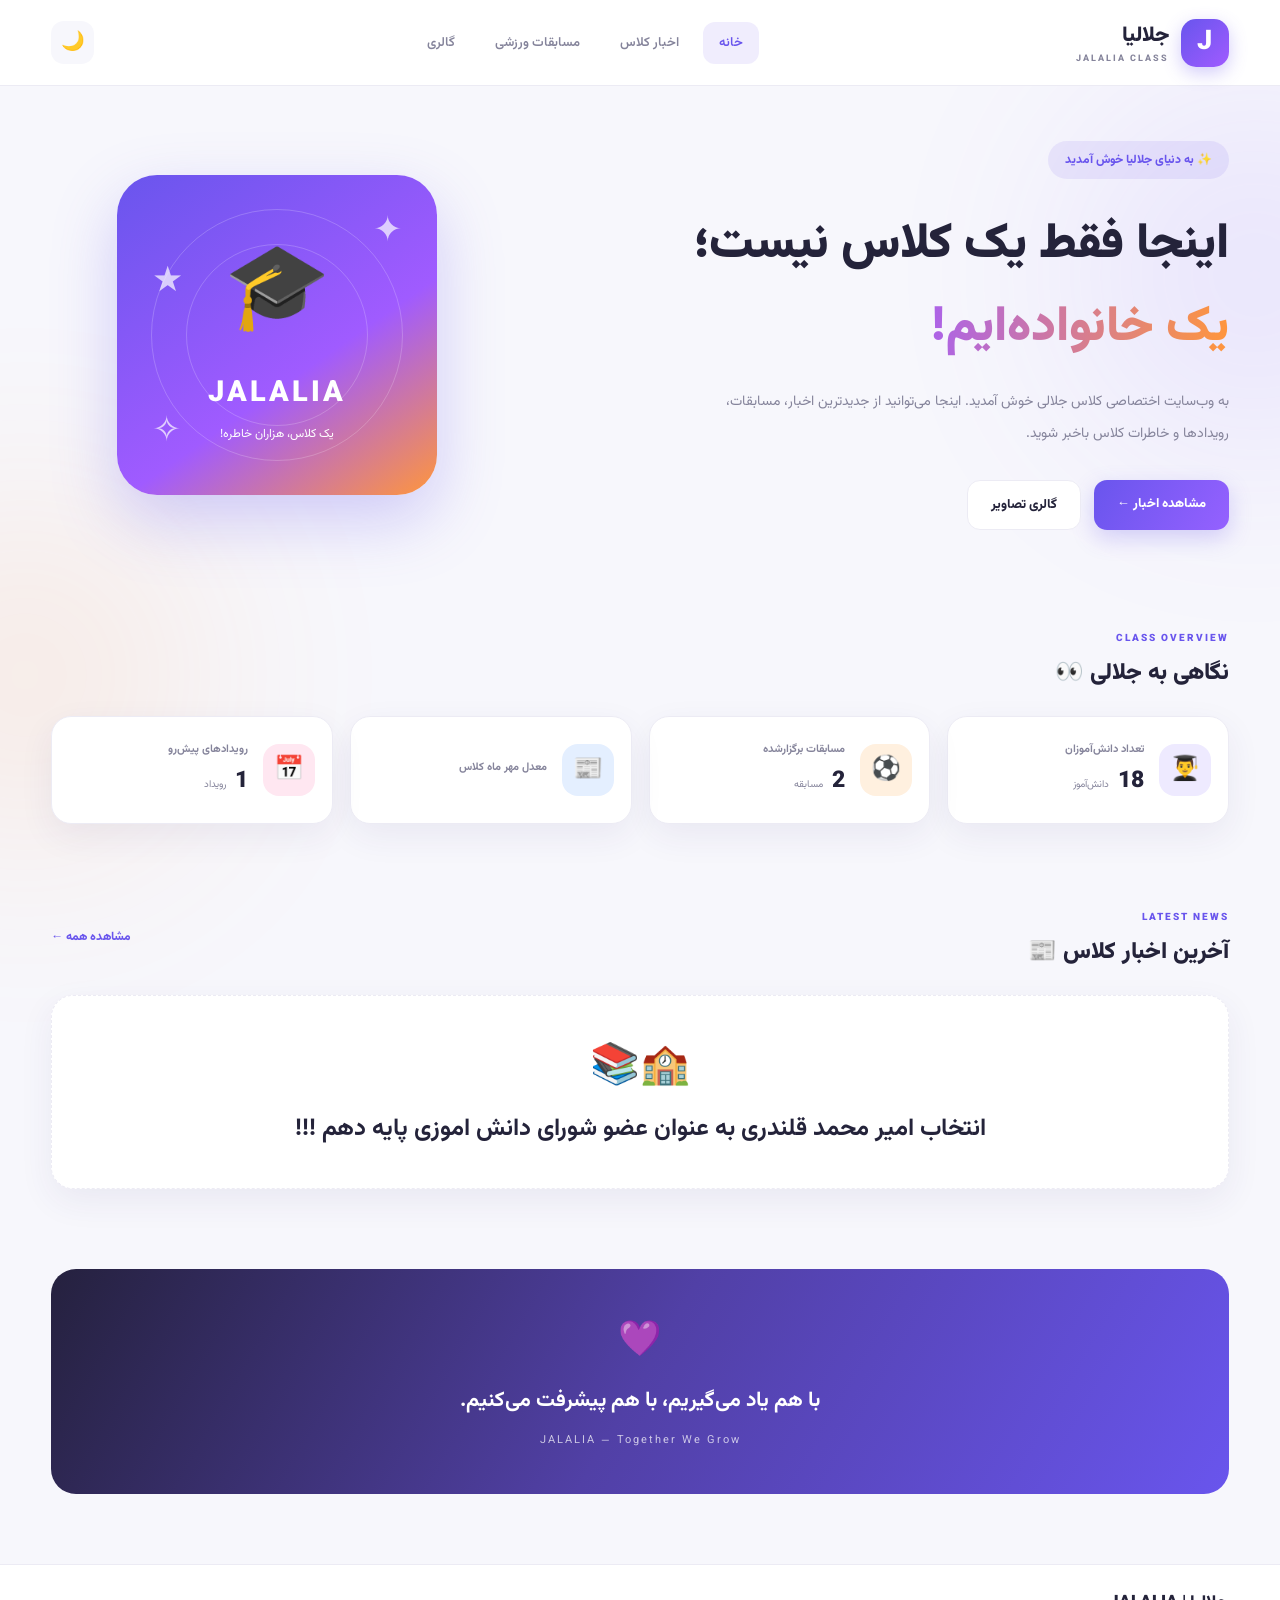
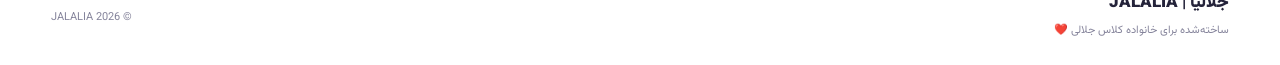
<file: index.html>
<!DOCTYPE html>
<html lang="fa" dir="rtl">
<head>
    <meta charset="UTF-8">
    <meta name="viewport" content="width=device-width, initial-scale=1.0">
    <meta name="theme-color" content="#6754ef">
    <title>جلالیا | خانه</title>

    <link rel="stylesheet" href="style.css">
    <link rel="preconnect" href="https://fonts.googleapis.com">
    <link rel="preconnect" href="https://fonts.gstatic.com" crossorigin>
    <link href="https://fonts.googleapis.com/css2?family=Vazirmatn:wght@400;500;600;700;800;900&display=swap" rel="stylesheet">
</head>

<body>

<div class="background-shape shape-one"></div>
<div class="background-shape shape-two"></div>

<header class="header">
    <div class="container nav-container">

        <a href="index.html" class="brand">
            <div class="brand-icon">J</div>
            <div>
                <h1>جلالیا</h1>
                <span>JALALIA CLASS</span>
            </div>
        </a>

        <nav class="nav-links" id="navLinks">
            <a href="index.html" class="active">خانه</a>
            <a href="news.html">اخبار کلاس</a>
            <a href="sports.html">مسابقات ورزشی</a>
            <a href="gallery.html">گالری</a>
        </nav>

        <div class="nav-actions">
            <button class="theme-btn" id="themeToggle" aria-label="تغییر تم">🌙</button>
            <button class="menu-btn" id="menuToggle" aria-label="باز کردن منو">☰</button>
        </div>

    </div>
</header>

<main>

    <section class="hero container">

        <div class="hero-content">
            <div class="welcome-label">
                ✨ به دنیای جلالیا خوش آمدید
            </div>

            <h2>
                اینجا فقط یک کلاس نیست؛
                <span>یک خانواده‌ایم!</span>
            </h2>

            <p>
                به وب‌سایت اختصاصی کلاس جلالی خوش آمدید.
                اینجا می‌توانید از جدیدترین اخبار، مسابقات،
                رویدادها و خاطرات کلاس باخبر شوید.
            </p>

            <div class="hero-buttons">
                <a href="news.html" class="btn btn-primary">
                    مشاهده اخبار ←
                </a>

                <a href="gallery.html" class="btn btn-secondary">
                    گالری تصاویر
                </a>
            </div>
        </div>

        <div class="hero-visual">
            <div class="visual-card">
                <div class="visual-emoji">🎓</div>
                <h3>JALALIA</h3>
                <p>یک کلاس، هزاران خاطره!</p>

                <div class="visual-decoration decoration-one">✦</div>
                <div class="visual-decoration decoration-two">✧</div>
                <div class="visual-decoration decoration-three">★</div>
            </div>
        </div>

    </section>


    <section class="container stats-section">

        <div class="section-heading">
            <div>
                <span class="section-tag">CLASS OVERVIEW</span>
                <h2>نگاهی به جلالی 👀</h2>
            </div>
        </div>

        <div class="stats-grid">

            <div class="stat-card stat-purple">
                <div class="stat-icon">👨‍🎓</div>
                <div class="stat-info">
                    <h3>تعداد دانش‌آموزان</h3>
                    <strong>18</strong>
                    <span>دانش‌آموز</span>
                </div>
            </div>

            <div class="stat-card stat-orange">
                <div class="stat-icon">⚽</div>
                <div class="stat-info">
                    <h3>مسابقات برگزارشده</h3>
                    <strong>2</strong>
                    <span>مسابقه</span>
                </div>
            </div>

            <div class="stat-card stat-blue">
                <div class="stat-icon">📰</div>
                <div class="stat-info">
                    <h3>معدل مهر ماه کلاس</h3>
                    <strong></strong>
                </div>
            </div>

            <div class="stat-card stat-pink">
                <div class="stat-icon">📅</div>
                <div class="stat-info">
                    <h3>رویدادهای پیش‌رو</h3>
                    <strong>1</strong>
                    <span>رویداد</span>
                </div>
            </div>

        </div>

    </section>


    <section class="container news-preview">

        <div class="section-heading">
            <div>
                <span class="section-tag">LATEST NEWS</span>
                <h2>آخرین اخبار کلاس 📰</h2>
            </div>

            <a href="news.html" class="more-link">مشاهده همه ←</a>
        </div>

        <div class="empty-card">
            <div>🏫📚</div>
            <h2>انتخاب امیر محمد قلندری به عنوان عضو شورای دانش اموزی پایه دهم !!!</h2>
        </div>

    </section>


   

    <section class="container quote-section">
        <div class="quote-box">
            <span>💜</span>
            <h2>با هم یاد می‌گیریم، با هم پیشرفت می‌کنیم.</h2>
            <p>JALALIA — Together We Grow</p>
        </div>
    </section>

</main>


<footer class="footer">
    <div class="container footer-content">
        <div>
            <h2>جلالیا | JALALIA</h2>
            <p>ساخته‌شده برای خانواده کلاس جلالی ❤️</p>
        </div>

        <span>© 2026 JALALIA</span>
    </div>
</footer>


<script src="app.js"></script>

</body>
</html>
</file>
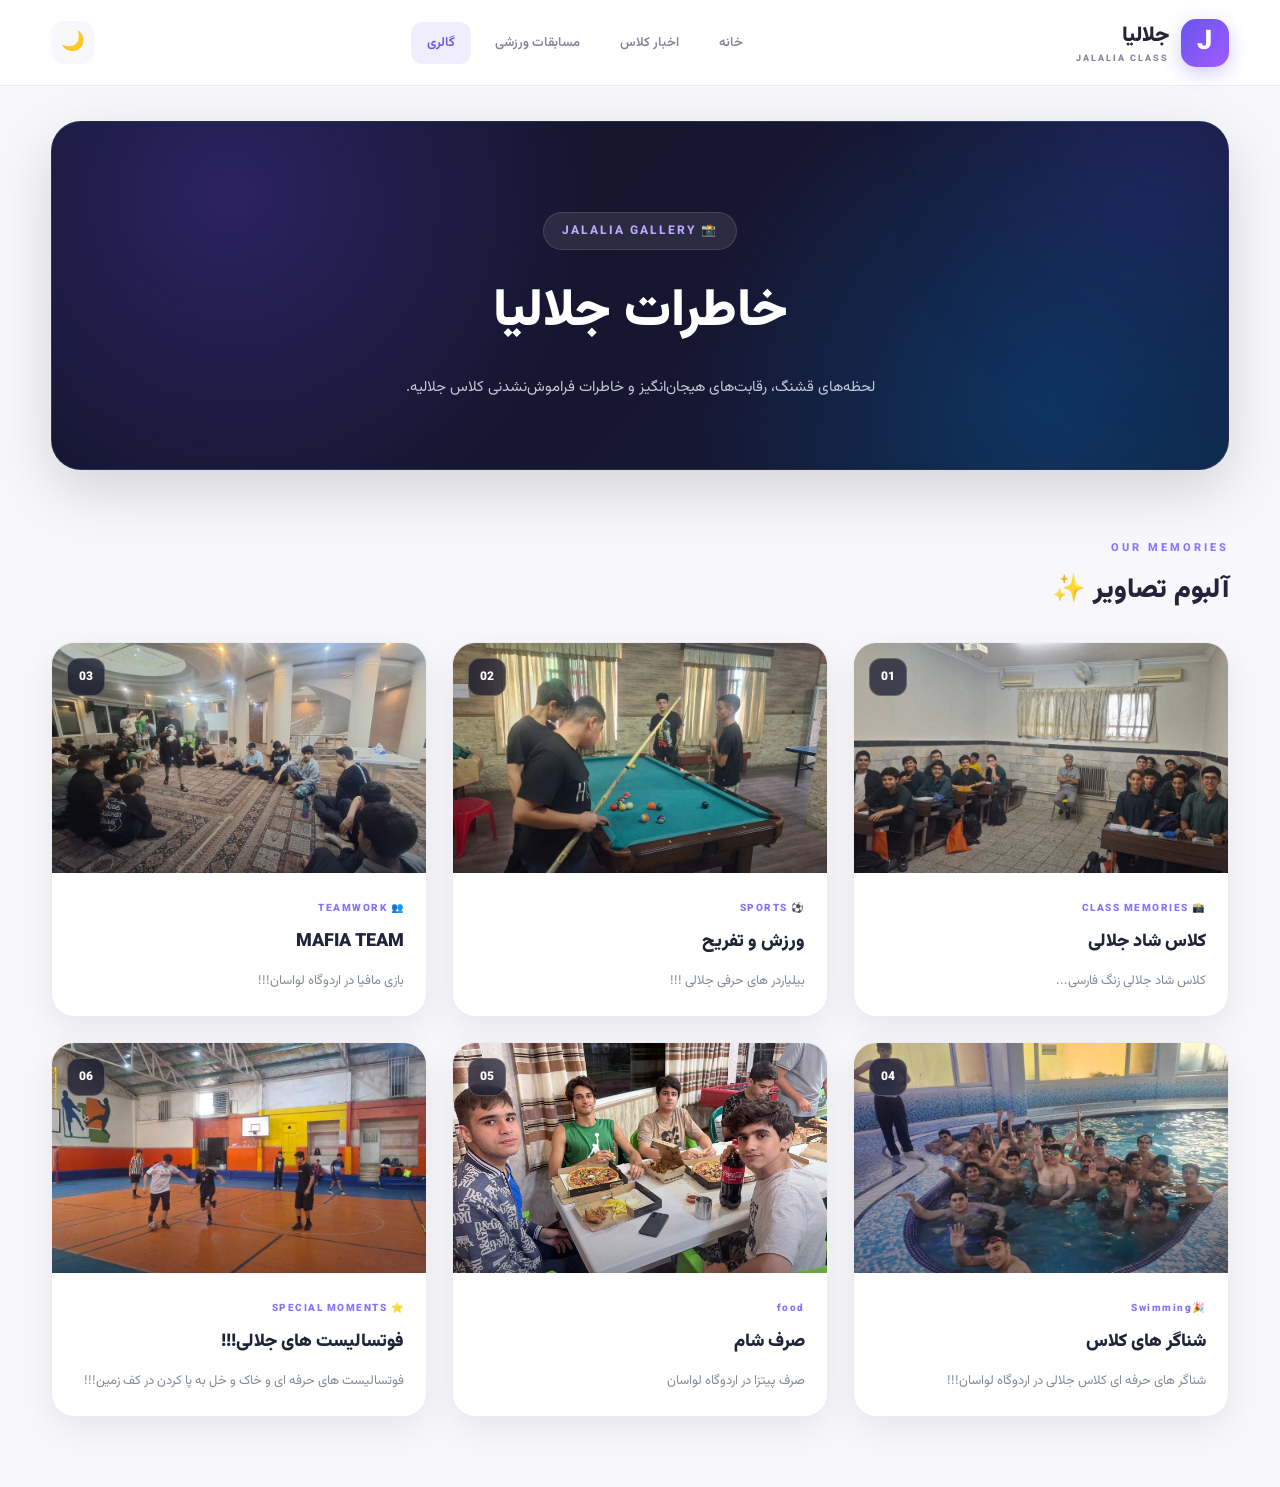
<file: gallery.html>
<!DOCTYPE html>
<html lang="fa" dir="rtl">

<head>
    <meta charset="UTF-8">
    <meta name="viewport" content="width=device-width, initial-scale=1.0">

    <title>گالری تصاویر | جلالیا</title>

    <link rel="stylesheet" href="style.css">

    <link href="https://fonts.googleapis.com/css2?family=Vazirmatn:wght@400;500;600;700;800;900&display=swap" rel="stylesheet">
</head>

<body>

<header class="header">
    <div class="container nav-container">

        <a href="index.html" class="brand">
            <div class="brand-icon">J</div>
            <div>
                <h1>جلالیا</h1>
                <span>JALALIA CLASS</span>
            </div>
        </a>

        <nav class="nav-links" id="navLinks">
            <a href="index.html">خانه</a>
            <a href="news.html">اخبار کلاس</a>
            <a href="sports.html">مسابقات ورزشی</a>
          
            <a href="gallery.html" class="active">گالری</a>
        </nav>

        <div class="nav-actions">
            <button class="theme-btn" id="themeToggle">🌙</button>
            <button class="menu-btn" id="menuToggle">☰</button>
        </div>

    </div>
</header>


<main>

    <section class="container gallery-hero">

        <div class="welcome-label">📸 JALALIA GALLERY</div>

        <h1>خاطرات جلالیا</h1>

        <p>
            لحظه‌های قشنگ، رقابت‌های هیجان‌انگیز و خاطرات
            فراموش‌نشدنی کلاس جلالیه.
        </p>

    </section>


    <section class="container gallery-section">

        <div class="section-heading">
            <div>
                <span class="section-tag">OUR MEMORIES</span>
                <h2>آلبوم تصاویر ✨</h2>
            </div>
        </div>


        <div class="gallery-grid">

    <!-- عکس شماره 1 -->
    <div class="gallery-item">
        <div class="gallery-image">
            <img src="img3.png" alt="عکس اول">
            <span class="gallery-number">01</span>
        </div>
        <div class="gallery-info">
            <span class="gallery-category">📸 CLASS MEMORIES</span>
            <h3>کلاس شاد جلالی</h3>
            <p>کلاس شاد جلالی زنگ فارسی...</p>      
  </div>
    </div>

    <!-- عکس شماره 2 -->
    <div class="gallery-item">
        <div class="gallery-image">
            <img src="img2.png" alt="عکس دوم">
            <span class="gallery-number">02</span>
        </div>
        <div class="gallery-info">
            <span class="gallery-category">⚽ SPORTS</span>
            <h3>ورزش و تفریح</h3>
            <p>بیلیاردر های حرفی جلالی !!!</p>
        </div>
    </div>

    <!-- عکس شماره 3 -->
    <div class="gallery-item">
        <div class="gallery-image">
            <img src="img6.png" alt="عکس سوم">
            <span class="gallery-number">03</span>
        </div>
        <div class="gallery-info">
            <span class="gallery-category">👥 TEAMWORK</span>
            <h3>MAFIA TEAM</h3>
            <p>بازی مافیا در اردوگاه لواسان!!!</p>
        </div>
    </div>

    <!-- عکس شماره 4 -->
    <div class="gallery-item">
        <div class="gallery-image">
            <img src="img5.png" alt="عکس چهارم">
            <span class="gallery-number">04</span>
        </div>
        <div class="gallery-info">
            <span class="gallery-category">🎉Swimming</span>
            <h3>شناگر های کلاس</h3>
<p>شناگر های حرفه ای کلاس جلالی در اردوگاه لواسان!!!</p>       
 </div>
    </div>

    <!-- عکس شماره 5 -->
    <div class="gallery-item">
        <div class="gallery-image">
            <img src="img4.png" alt="عکس پنجم">
            <span class="gallery-number">05</span>
        </div>
        <div class="gallery-info">
            <span class="gallery-category">food</span>
            <h3>صرف شام </h3>
            <p>صرف پیتزا در اردوگاه لواسان</p>
        </div>
    </div>

    <!-- عکس شماره 6 -->
    <div class="gallery-item">
        <div class="gallery-image">
            <img src="img1.png" alt="عکس ششم">
            <span class="gallery-number">06</span>
        </div>
        <div class="gallery-info">
            <span class="gallery-category">⭐ SPECIAL MOMENTS</span>
            <h3>فوتسالیست های جلالی!!!</h3>
            <p>فوتسالیست های حرفه ای و خاک و خل به پا کردن در کف زمین!!!</p>
        </div>
    </div>
<script src="app.js"></script>
</div>
</file>
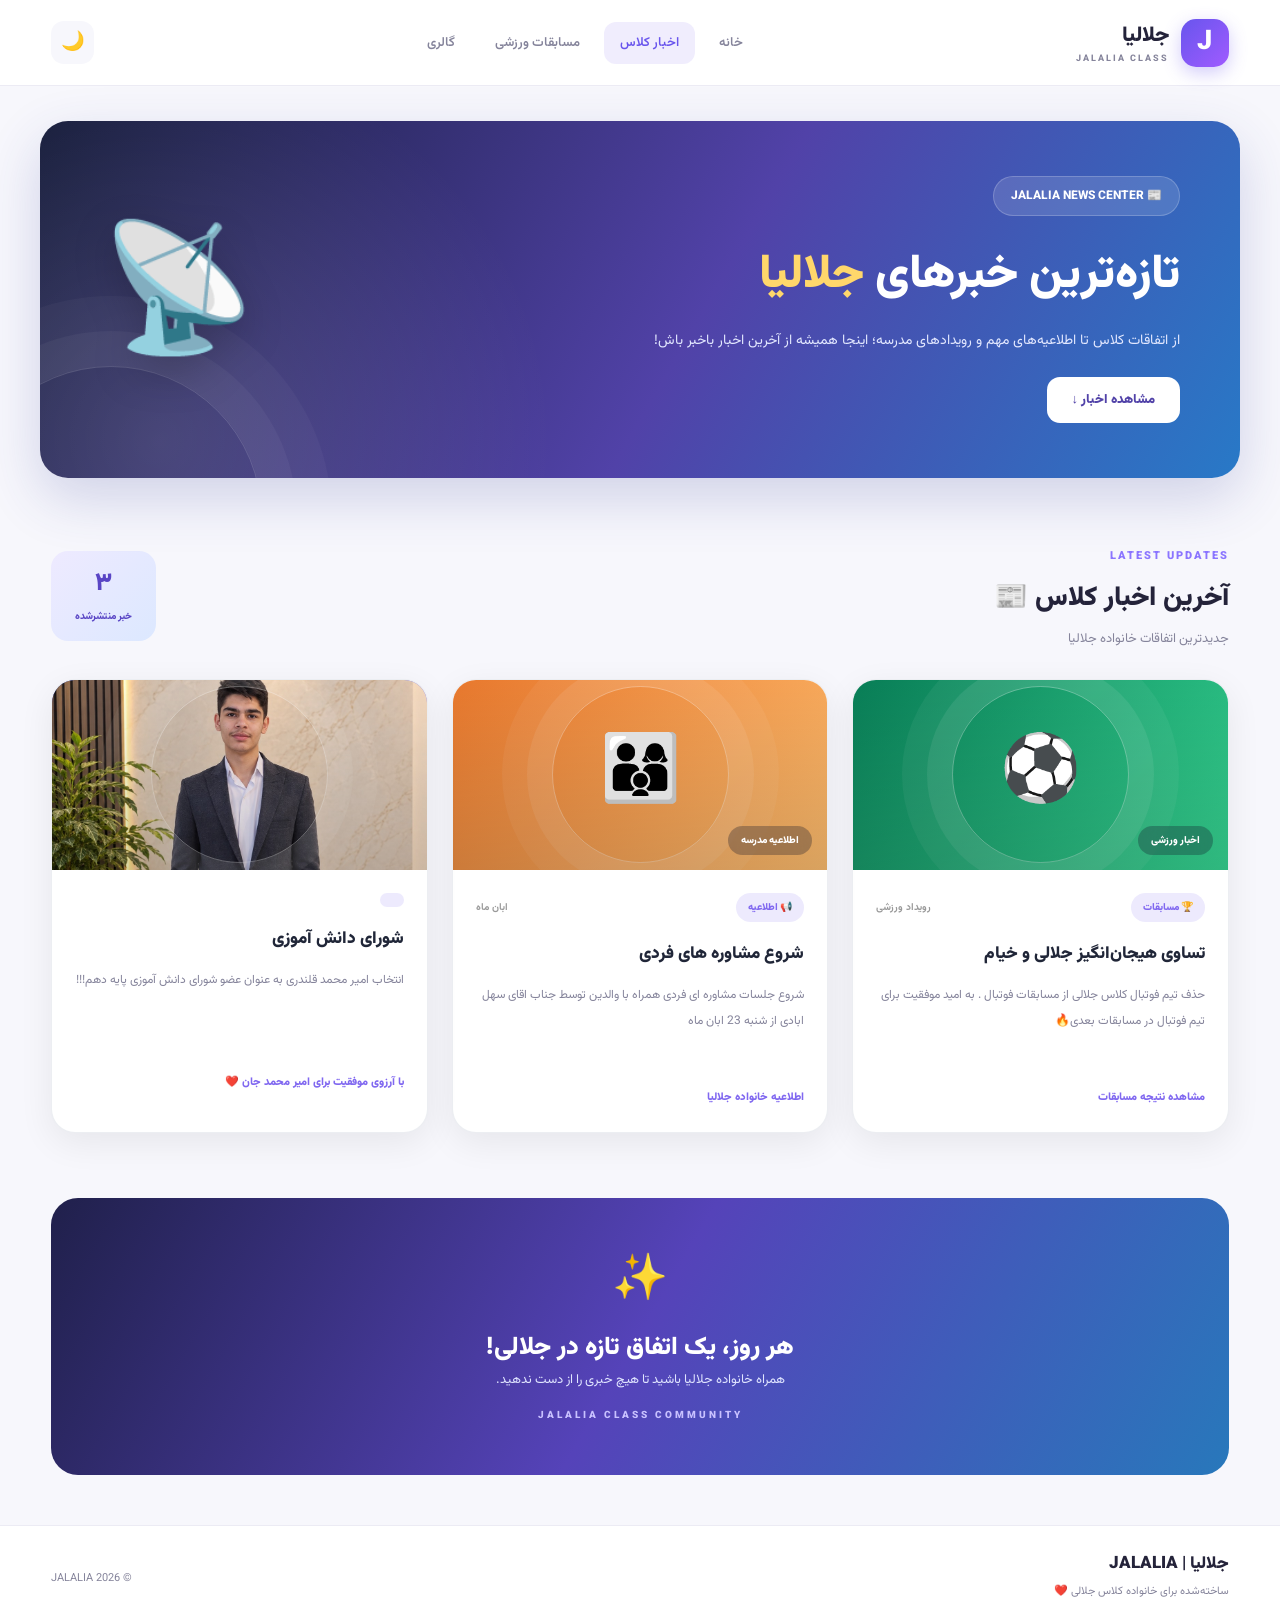
<file: news.html>
<!DOCTYPE html>
<html lang="fa" dir="rtl">

<head>
    <meta charset="UTF-8">
    <meta name="viewport" content="width=device-width, initial-scale=1.0">
    <meta name="theme-color" content="#6955ed">

    <title>اخبار کلاس | جلالیا</title>

    <link rel="stylesheet" href="style.css">

    <link rel="preconnect" href="https://fonts.googleapis.com">
    <link rel="preconnect" href="https://fonts.gstatic.com" crossorigin>
    <link href="https://fonts.googleapis.com/css2?family=Vazirmatn:wght@400;500;600;700;800;900&display=swap" rel="stylesheet">
</head>

<body>

<header class="header">
    <div class="container nav-container">

        <a href="index.html" class="brand">
            <div class="brand-icon">J</div>
            <div>
                <h1>جلالیا</h1>
                <span>JALALIA CLASS</span>
            </div>
        </a>

        <nav class="nav-links" id="navLinks">
            <a href="index.html">خانه</a>
            <a href="news.html" class="active">اخبار کلاس</a>
            <a href="sports.html">مسابقات ورزشی</a>
           
            <a href="gallery.html">گالری</a>
        </nav>

        <div class="nav-actions">
            <button class="theme-btn" id="themeToggle">🌙</button>
            <button class="menu-btn" id="menuToggle">☰</button>
        </div>

    </div>
</header>


<main>

    <!-- NEWS HERO -->

    <section class="container news-hero">

        <div class="news-hero-content">

            <span class="news-hero-label">📰 JALALIA NEWS CENTER</span>

            <h1>
                تازه‌ترین خبرهای
                <span>جلالیا</span>
            </h1>

            <p>
                از اتفاقات کلاس تا اطلاعیه‌های مهم و رویدادهای مدرسه؛
                اینجا همیشه از آخرین اخبار باخبر باش!
            </p>

            <a href="#latest-news" class="news-hero-btn">
                مشاهده اخبار ↓
            </a>

        </div>

        <div class="news-hero-icon">📡</div>

    </section>


    <!-- NEWS SECTION -->

    <section class="container news-main-section" id="latest-news">

        <div class="news-section-heading">

            <div>
                <span>LATEST UPDATES</span>
                <h2>آخرین اخبار کلاس 📰</h2>
                <p>جدیدترین اتفاقات خانواده جلالیا</p>
            </div>

            <div class="news-count">
                <strong>۳</strong>
                <span>خبر منتشرشده</span>
            </div>

        </div>


        <div class="news-grid">

            <!-- NEWS 1 -->

            <article class="news-card">

                <div class="news-image news-match-image">
                    <div class="news-image-icon">⚽</div>
                    <span class="news-image-label">اخبار ورزشی</span>
                </div>

                <div class="news-card-content">

                    <div class="news-meta">
                        <span class="news-category">🏆 مسابقات</span>
                        <span class="news-date">رویداد ورزشی</span>
                    </div>

                    <h3>تساوی هیجان‌انگیز جلالی و خیام</h3>

                    <p>
                    حذف تیم فوتبال کلاس جلالی از مسابقات فوتبال . به امید موفقیت برای تیم فوتبال در مسابقات بعدی🔥
                    </p>

                    <a href="sports.html" class="news-read-more">
         مشاهده نتیجه مسابقات
                    </a>

                </div>

            </article>


            <!-- NEWS 2 -->

            <article class="news-card">

                <div class="news-image news-parent-image">
                    <div class="news-image-icon">👨‍👩‍👦</div>
                    <span class="news-image-label">اطلاعیه مدرسه</span>
                </div>

                <div class="news-card-content">

                    <div class="news-meta">
                        <span class="news-category">📢 اطلاعیه</span>
                        <span class="news-date">ابان ماه</span>
                    </div>

<h3>شروع مشاوره های فردی</h3>
                    <p>
                     شروع جلسات مشاوره ای فردی همراه با والدین توسط جناب اقای سهل ابادی از شنبه 23 ابان ماه
                    </p>

                    <span class="news-read-more">
                        اطلاعیه خانواده جلالیا
                    </span>

                </div>

            </article>


            <!-- NEWS 3 -->
<article class="news-card">

    <!-- عکس بالای کارت -->
    <div class="news-image news-exam-image">
        <img src="imgg.png" alt="شورای دانش آموزی">
    </div>

    <!-- متن زیر عکس -->
    <div class="news-card-content">

        <div class="news-meta">
            <span class="news-category"></span>
            <span class="news-date"></span>
        </div>

        <h3>شورای دانش آموزی</h3>

        <p>
            انتخاب امیر محمد قلندری به عنوان عضو شورای دانش آموزی پایه دهم!!!
        </p>

        <span class="news-read-more">
            با آرزوی موفقیت برای امیر محمد جان ❤️
        </span>

    </div>

</article>

            </article>

        </div>

    </section>


    <!-- NEWS FOOTER BANNER -->

    <section class="container news-main-section">

        <div class="news-bottom-banner">

            <div class="news-bottom-icon">✨</div>

            <h2>هر روز، یک اتفاق تازه در جلالی!</h2>

            <p>
                همراه خانواده جلالیا باشید تا هیچ خبری را از دست ندهید.
            </p>

            <span>JALALIA CLASS COMMUNITY</span>

        </div>

    </section>

</main>


<footer class="footer">

    <div class="container footer-content">

        <div>
            <h2>جلالیا | JALALIA</h2>
            <p>ساخته‌شده برای خانواده کلاس جلالی ❤️</p>
        </div>

        <span>© <span class="current-year">2026</span> JALALIA</span>

    </div>

</footer>


<script src="app.js"></script>

</body>
</html>
</file>
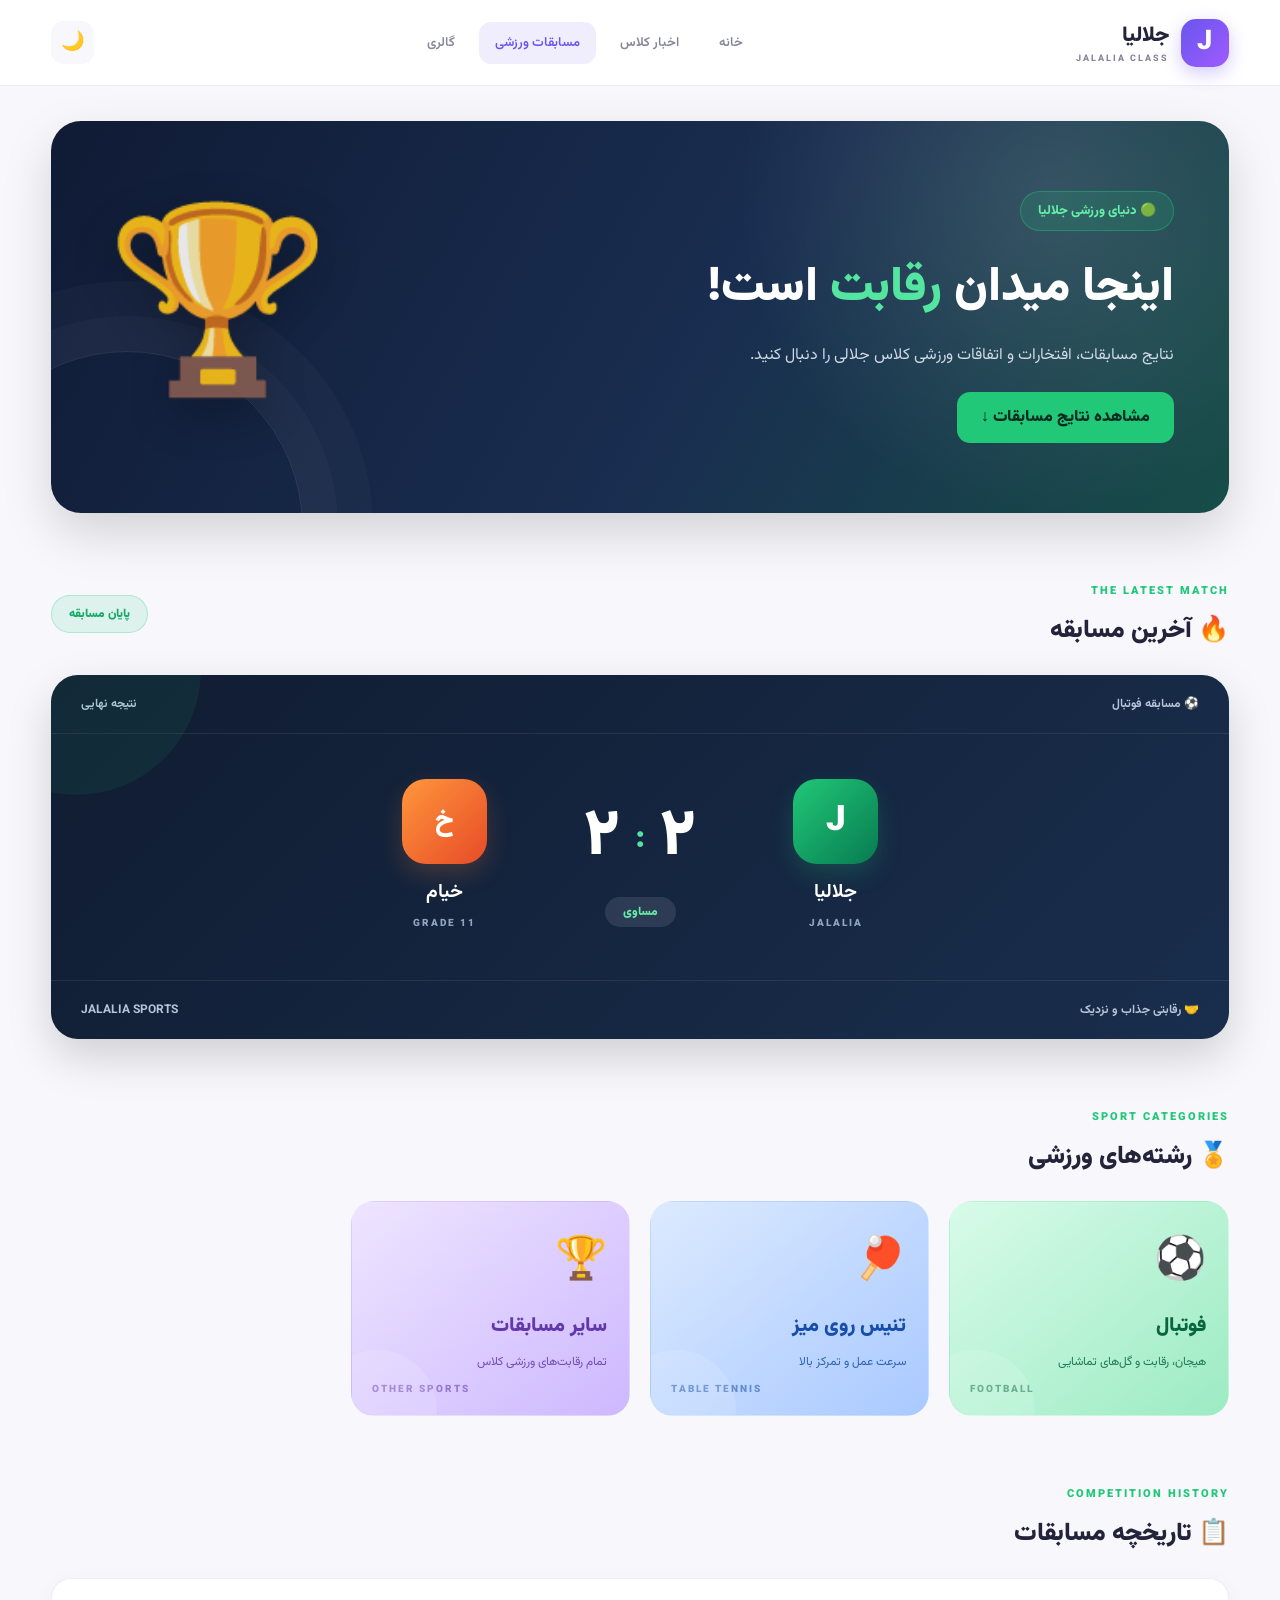
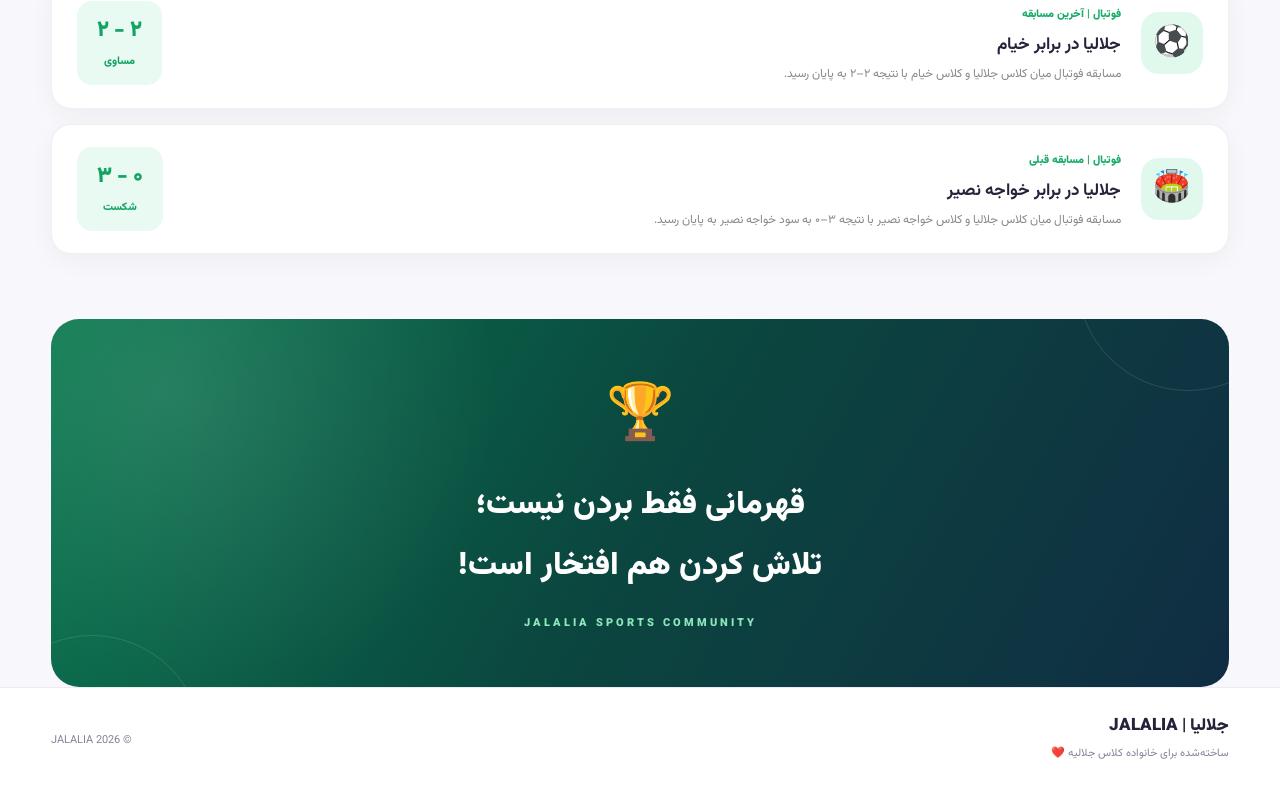
<file: sports.html>
<!DOCTYPE html>
<html lang="fa" dir="rtl">
<head>
    <meta charset="UTF-8">
    <meta name="viewport" content="width=device-width, initial-scale=1.0">

    <title>دنیای ورزش | جلالیا</title>

    <link rel="stylesheet" href="style.css">

    <link rel="preconnect" href="https://fonts.googleapis.com">
    <link rel="preconnect" href="https://fonts.gstatic.com" crossorigin>
    <link href="https://fonts.googleapis.com/css2?family=Vazirmatn:wght@400;500;600;700;800;900&display=swap" rel="stylesheet">
</head>

<body class="sports-page">

<header class="header">
    <div class="container nav-container">

        <a href="index.html" class="brand">
            <div class="brand-icon">J</div>
            <div>
                <h1>جلالیا</h1>
                <span>JALALIA CLASS</span>
            </div>
        </a>

        <nav class="nav-links" id="navLinks">
            <a href="index.html">خانه</a>
            <a href="news.html">اخبار کلاس</a>
            <a href="sports.html" class="active">مسابقات ورزشی</a>
           
            <a href="gallery.html">گالری</a>
        </nav>

        <div class="nav-actions">
            <button class="theme-btn" id="themeToggle">🌙</button>
            <button class="menu-btn" id="menuToggle">☰</button>
        </div>

    </div>
</header>


<main>

    <!-- HERO -->

    <section class="container sports-hero-new">

        <div class="sports-hero-content">

            <span class="sports-live-label">
                🟢 دنیای ورزشی جلالیا
            </span>

            <h1>
                اینجا میدان <span>رقابت</span> است!
            </h1>

            <p>
                نتایج مسابقات، افتخارات و اتفاقات ورزشی
                کلاس جلالی را دنبال کنید.
            </p>

            <a href="#latest-match" class="sports-hero-btn">
                مشاهده نتایج مسابقات ↓
            </a>

        </div>

        <div class="sports-hero-decoration">🏆</div>

    </section>


    <!-- LAST MATCH -->

    <section class="container sports-section-new" id="latest-match">

        <div class="sports-section-title">
            <div>
                <span>THE LATEST MATCH</span>
                <h2>🔥 آخرین مسابقه</h2>
            </div>

            <div class="match-finished">
                پایان مسابقه
            </div>
        </div>

        <div class="main-score-card">

            <div class="score-top">
                <span>⚽ مسابقه فوتبال</span>
                <span>نتیجه نهایی</span>
            </div>

            <div class="score-content">

                <div class="team">
                    <div class="team-logo">J</div>
                    <h3>جلالیا</h3>
                    <span>JALALIA</span>
                </div>

                <div class="score-center">
                    <div class="score-numbers">
                        <span>۲</span>
                        <b>:</b>
                        <span>۲</span>
                    </div>

                    <div class="draw-label">مساوی</div>
                </div>

                <div class="team">
                    <div class="team-logo opponent">خ</div>
                    <h3>خیام</h3>
                    <span>GRADE 11</span>
                </div>

            </div>

            <div class="score-footer">
                <span>🤝 رقابتی جذاب و نزدیک</span>
                <span>JALALIA SPORTS</span>
            </div>

        </div>

    </section>


    <!-- SPORTS CATEGORIES -->

    <section class="container sports-section-new">

        <div class="sports-section-title">
            <div>
                <span>SPORT CATEGORIES</span>
                <h2>🏅 رشته‌های ورزشی</h2>
            </div>
        </div>

        <div class="sport-grid-new">

            <div class="sport-box football-box">
                <div class="sport-box-icon">⚽</div>
                <h3>فوتبال</h3>
                <p>هیجان، رقابت و گل‌های تماشایی</p>
                <span>FOOTBALL</span>
            </div>

            <div class="sport-box table-box">
                <div class="sport-box-icon">🏓</div>
                <h3>تنیس روی میز</h3>
                <p>سرعت عمل و تمرکز بالا</p>
                <span>TABLE TENNIS</span>
            </div>

            <div class="sport-box other-box">
                <div class="sport-box-icon">🏆</div>
                <h3>سایر مسابقات</h3>
                <p>تمام رقابت‌های ورزشی کلاس</p>
                <span>OTHER SPORTS</span>
            </div>

        </div>

    </section>


    <!-- COMPETITION HISTORY -->

    <section class="container sports-section-new">

        <div class="sports-section-title">
            <div>
                <span>COMPETITION HISTORY</span>
                <h2>📋 تاریخچه مسابقات</h2>
            </div>
        </div>


        <!-- MATCH 1 -->

        <div class="sports-activity-card">

            <div class="activity-icon">⚽</div>

            <div class="activity-info">
                <span class="activity-category">فوتبال | آخرین مسابقه</span>
                <h3>جلالیا در برابر خیام</h3>
                <p>
                    مسابقه فوتبال میان کلاس جلالیا و کلاس خیام
                    با نتیجه ۲–۲ به پایان رسید.
                </p>
            </div>

            <div class="activity-result">
                <strong>۲ - ۲</strong>
                <span>مساوی</span>
            </div>

        </div>


        <!-- MATCH 2 -->

        <div class="sports-activity-card">

            <div class="activity-icon">🏟️</div>

            <div class="activity-info">
                <span class="activity-category">فوتبال | مسابقه قبلی</span>
                <h3>جلالیا در برابر خواجه نصیر</h3>
                <p>
                    مسابقه فوتبال میان کلاس جلالیا و کلاس خواجه نصیر
                    با نتیجه ۳–۰ به سود خواجه نصیر به پایان رسید.
                </p>
            </div>

            <div class="activity-result activity-loss">
                <strong>۰ - ۳</strong>
                <span>شکست</span>
            </div>

        </div>

    </section>


    <!-- MOTIVATION -->

    <section class="container sports-section-new">

        <div class="sports-motivation">

            <div class="motivation-icon">🏆</div>

            <h2>
                قهرمانی فقط بردن نیست؛
                <br>
                تلاش کردن هم افتخار است!
            </h2>

            <p>JALALIA SPORTS COMMUNITY</p>

        </div>

    </section>

</main>


<footer class="footer">

    <div class="container footer-content">

        <div>
            <h2>جلالیا | JALALIA</h2>
            <p>ساخته‌شده برای خانواده کلاس جلالیه ❤️</p>
        </div>

        <span>
            © <span class="current-year">2026</span> JALALIA
        </span>

    </div>

</footer>

<script src="app.js"></script>

</body>
</html>
</file>
<file: style.css>
/* =========================
   JALALIA 1.0
   MAIN DESIGN SYSTEM
========================= */

:root {
    --primary: #6955ed;
    --secondary: #8b5cf6;
    --blue: #3989ff;
    --orange: #ff963c;
    --pink: #ed65a5;

    --bg: #f7f7fc;
    --surface: #ffffff;
    --text: #24233a;
    --muted: #85849b;
    --border: #ecebf4;

    --shadow: 0 12px 35px rgba(55, 45, 120, 0.07);
}

body.dark-mode {
    --bg: #10101c;
    --surface: #1b1b2b;
    --text: #f4f3ff;
    --muted: #aaa8c1;
    --border: #303047;

    --shadow: 0 12px 35px rgba(0, 0, 0, 0.2);
}

/* RESET */

* {
    margin: 0;
    padding: 0;
    box-sizing: border-box;
}

html {
    scroll-behavior: smooth;
}

body {
    font-family: 'Vazirmatn', sans-serif;
    background: var(--bg);
    color: var(--text);
    overflow-x: hidden;
    transition: background 0.3s, color 0.3s;
}

a {
    text-decoration: none;
    color: inherit;
}

button {
    font-family: inherit;
    cursor: pointer;
    border: none;
}

/* BACKGROUND */

.background-shape {
    position: fixed;
    width: 350px;
    height: 350px;
    border-radius: 50%;
    filter: blur(110px);
    opacity: 0.12;
    pointer-events: none;
    z-index: -1;
}

.shape-one {
    background: #8059ff;
    top: 100px;
    right: -150px;
}

.shape-two {
    background: #ff963c;
    bottom: 50px;
    left: -150px;
}

/* CONTAINER */

.container {
    width: min(1180px, 92%);
    margin: auto;
}

/* HEADER */

.header {
    position: sticky;
    top: 0;
    z-index: 100;
    background: var(--surface);
    border-bottom: 1px solid var(--border);
    backdrop-filter: blur(15px);
}

.nav-container {
    height: 85px;
    display: flex;
    align-items: center;
    justify-content: space-between;
    gap: 20px;
}

/* BRAND */

.brand {
    display: flex;
    align-items: center;
    gap: 12px;
}

.brand-icon {
    width: 48px;
    height: 48px;
    border-radius: 15px;
    background: linear-gradient(135deg, #6855ed, #a05bff);
    color: white;
    display: grid;
    place-items: center;
    font-size: 27px;
    font-weight: 900;
    box-shadow: 0 6px 18px rgba(105, 85, 237, 0.3);
}

.brand h1 {
    font-size: 21px;
    font-weight: 900;
}

.brand span {
    display: block;
    font-size: 9px;
    color: var(--muted);
    letter-spacing: 2px;
    font-weight: 800;
}

/* NAVIGATION */

.nav-links {
    display: flex;
    align-items: center;
    gap: 8px;
}

.nav-links a {
    padding: 11px 16px;
    border-radius: 12px;
    font-size: 13px;
    font-weight: 600;
    color: var(--muted);
    transition: 0.25s;
}

.nav-links a:hover,
.nav-links a.active {
    background: rgba(105, 85, 237, 0.1);
    color: var(--primary);
}

/* ACTIONS */

.nav-actions {
    display: flex;
    gap: 10px;
}

.theme-btn,
.menu-btn {
    width: 43px;
    height: 43px;
    border-radius: 13px;
    background: var(--bg);
    color: var(--text);
    font-size: 19px;
    transition: 0.25s;
}

.theme-btn:hover,
.menu-btn:hover {
    background: var(--primary);
    color: white;
    transform: translateY(-3px);
}

.menu-btn {
    display: none;
}

/* HERO */

.hero {
    min-height: 480px;
    display: grid;
    grid-template-columns: 1.2fr 0.8fr;
    align-items: center;
    gap: 50px;
    padding-top: 55px;
    padding-bottom: 55px;
}

.welcome-label {
    display: inline-block;
    padding: 10px 17px;
    border-radius: 30px;
    background: rgba(105, 85, 237, 0.1);
    color: var(--primary);
    font-size: 12px;
    font-weight: 800;
    margin-bottom: 25px;
}

.hero-content h2 {
    font-size: clamp(30px, 4vw, 49px);
    font-weight: 900;
    line-height: 1.7;
    margin-bottom: 15px;
}

.hero-content h2 span {
    display: block;
    background: linear-gradient(90deg, #6955ed, #a15cff, #ff963c);
    -webkit-background-clip: text;
    background-clip: text;
    color: transparent;
}

.hero-content > p {
    color: var(--muted);
    font-size: 14px;
    line-height: 2.3;
    max-width: 550px;
}

.hero-buttons {
    display: flex;
    gap: 13px;
    margin-top: 30px;
    flex-wrap: wrap;
}

.btn {
    padding: 14px 23px;
    border-radius: 13px;
    font-size: 13px;
    font-weight: 800;
    transition: 0.3s;
}

.btn:hover {
    transform: translateY(-4px);
}

.btn-primary {
    color: white;
    background: linear-gradient(120deg, #6955ed, #9561ff);
    box-shadow: 0 8px 22px rgba(105, 85, 237, 0.25);
}

.btn-secondary {
    color: var(--text);
    background: var(--surface);
    border: 1px solid var(--border);
}

/* HERO VISUAL */

.hero-visual {
    display: flex;
    justify-content: center;
    align-items: center;
}

.visual-card {
    position: relative;
    width: 320px;
    height: 320px;
    border-radius: 40px;
    background: linear-gradient(145deg, #6955ed, #a05bff 60%, #ff963c);
    display: flex;
    flex-direction: column;
    justify-content: center;
    align-items: center;
    color: white;
    box-shadow: 0 25px 65px rgba(105, 85, 237, 0.28);
    overflow: hidden;
    animation: floating 4s ease-in-out infinite;
}

.visual-card::before,
.visual-card::after {
    content: "";
    position: absolute;
    border: 1px solid rgba(255,255,255,0.2);
    border-radius: 50%;
}

.visual-card::before {
    width: 250px;
    height: 250px;
}

.visual-card::after {
    width: 180px;
    height: 180px;
}

.visual-emoji {
    font-size: 85px;
    margin-bottom: 10px;
    z-index: 1;
}

.visual-card h3 {
    font-size: 29px;
    font-weight: 900;
    letter-spacing: 3px;
    z-index: 1;
}

.visual-card p {
    font-size: 12px;
    margin-top: 8px;
    z-index: 1;
}

.visual-decoration {
    position: absolute;
    font-size: 35px;
    color: rgba(255,255,255,0.7);
}

.decoration-one {
    top: 30px;
    right: 35px;
}

.decoration-two {
    bottom: 35px;
    left: 35px;
}

.decoration-three {
    top: 80px;
    left: 35px;
}

/* SECTION HEADING */

.stats-section,
.news-preview,
.events-section {
    padding-top: 40px;
    padding-bottom: 40px;
}

.section-heading {
    display: flex;
    justify-content: space-between;
    align-items: center;
    margin-bottom: 25px;
    gap: 15px;
}

.section-tag {
    font-size: 10px;
    font-weight: 900;
    color: var(--primary);
    letter-spacing: 2px;
}

.section-heading h2 {
    font-size: 23px;
    font-weight: 900;
    margin-top: 5px;
}

.more-link {
    font-size: 12px;
    font-weight: 800;
    color: var(--primary);
}

/* STATS */

.stats-grid {
    display: grid;
    grid-template-columns: repeat(4, 1fr);
    gap: 17px;
}

.stat-card {
    background: var(--surface);
    padding: 24px 17px;
    border: 1px solid var(--border);
    border-radius: 20px;
    display: flex;
    align-items: center;
    gap: 15px;
    box-shadow: var(--shadow);
    transition: 0.3s;
}

.stat-card:hover {
    transform: translateY(-7px);
}

.stat-icon {
    min-width: 52px;
    height: 52px;
    border-radius: 16px;
    display: grid;
    place-items: center;
    font-size: 24px;
}

.stat-purple .stat-icon {
    background: #eeeaff;
}

.stat-orange .stat-icon {
    background: #fff0df;
}

.stat-blue .stat-icon {
    background: #e4efff;
}

.stat-pink .stat-icon {
    background: #ffe7f1;
}

.stat-info h3 {
    font-size: 11px;
    color: var(--muted);
    margin-bottom: 5px;
}

.stat-info strong {
    font-size: 23px;
    font-weight: 900;
}

.stat-info span {
    font-size: 10px;
    color: var(--muted);
    margin-right: 5px;
}

/* EMPTY CARD */

.empty-card {
    background: var(--surface);
    border: 1px dashed var(--border);
    border-radius: 22px;
    padding: 40px 20px;
    text-align: center;
    box-shadow: var(--shadow);
}

.empty-card > div {
    font-size: 40px;
    margin-bottom: 12px;
}

.empty-card h3 {
    font-size: 16px;
    margin-bottom: 10px;
}

.empty-card p {
    font-size: 12px;
    color: var(--muted);
    line-height: 2;
}

/* QUOTE */

.quote-section {
    padding-top: 40px;
    padding-bottom: 70px;
}

.quote-box {
    position: relative;
    overflow: hidden;
    padding: 45px 20px;
    text-align: center;
    border-radius: 25px;
    color: white;
    background: linear-gradient(120deg, #25213e, #5140a6, #6955ed);
}

.quote-box > span {
    font-size: 35px;
}

.quote-box h2 {
    font-size: 21px;
    margin: 15px 0;
}

.quote-box p {
    font-size: 11px;
    opacity: 0.7;
    letter-spacing: 2px;
}

/* FOOTER */

.footer {
    background: var(--surface);
    border-top: 1px solid var(--border);
}

.footer-content {
    min-height: 100px;
    display: flex;
    justify-content: space-between;
    align-items: center;
    gap: 20px;
}

.footer h2 {
    font-size: 17px;
    font-weight: 900;
}

.footer p,
.footer span {
    color: var(--muted);
    font-size: 11px;
    margin-top: 6px;
}

/* ANIMATIONS */

@keyframes floating {
    0%, 100% {
        transform: translateY(0);
    }

    50% {
        transform: translateY(-15px);
    }
}

/* MOBILE */

@media (max-width: 900px) {

    .nav-links {
        position: absolute;
        top: 85px;
        right: 4%;
        left: 4%;
        display: none;
        flex-direction: column;
        align-items: stretch;
        padding: 15px;
        background: var(--surface);
        border: 1px solid var(--border);
        border-radius: 18px;
        box-shadow: var(--shadow);
    }

    .nav-links.show {
        display: flex;
    }

    .nav-links a {
        padding: 14px;
    }

    .menu-btn {
        display: block;
    }

    .hero {
        grid-template-columns: 1fr;
        text-align: center;
        gap: 40px;
    }

    .hero-content > p {
        margin: auto;
    }

    .hero-buttons {
        justify-content: center;
    }

    .stats-grid {
        grid-template-columns: repeat(2, 1fr);
    }
}

@media (max-width: 500px) {

    .nav-container {
        height: 75px;
    }

    .nav-links {
        top: 75px;
    }

    .hero {
        padding-top: 45px;
    }

    .visual-card {
        width: 260px;
        height: 260px;
    }

    .stats-grid {
        grid-template-columns: 1fr;
    }

    .section-heading h2 {
        font-size: 19px;
    }

    .footer-content {
        flex-direction: column;
        justify-content: center;
        text-align: center;
        padding: 25px 0;
    }

}/* =====================================
   JALALIA SPORTS - NEW DESIGN
===================================== */

.sports-page {
    --sports-green: #20c878;
    --sports-orange: #ff8735;
    --sports-blue: #428cff;
    --sports-purple: #8965ff;
}

/* HERO */

.sports-hero-new {
    min-height: 340px;
    margin-top: 35px;
    padding: 55px;
    border-radius: 30px;
    background:
        radial-gradient(circle at 85% 20%, rgba(255,255,255,.13), transparent 30%),
        linear-gradient(120deg, #101b35, #192d50 55%, #174d48);
    color: white;
    display: flex;
    align-items: center;
    justify-content: space-between;
    overflow: hidden;
    position: relative;
    box-shadow: 0 20px 50px rgba(0,0,0,.15);
}

.sports-hero-new::before {
    content: "";
    position: absolute;
    width: 350px;
    height: 350px;
    border: 1px solid rgba(255,255,255,.1);
    border-radius: 50%;
    left: -100px;
    bottom: -190px;
    box-shadow:
        0 0 0 35px rgba(255,255,255,.025),
        0 0 0 70px rgba(255,255,255,.025);
}

.sports-hero-content {
    position: relative;
    z-index: 2;
    max-width: 650px;
}

.sports-live-label {
    display: inline-block;
    padding: 9px 17px;
    border-radius: 30px;
    background: rgba(32,200,120,.15);
    border: 1px solid rgba(32,200,120,.4);
    color: #65efa9;
    font-size: 13px;
    font-weight: 800;
}

.sports-hero-content h1 {
    font-size: clamp(30px, 5vw, 48px);
    font-weight: 900;
    margin: 22px 0 15px;
    line-height: 1.5;
}

.sports-hero-content h1 span {
    color: #54e6a0;
}

.sports-hero-content p {
    color: #d0d9e8;
    line-height: 2;
    max-width: 550px;
}

.sports-hero-btn {
    display: inline-block;
    margin-top: 20px;
    padding: 13px 24px;
    background: #20c878;
    color: #082c20;
    border-radius: 13px;
    text-decoration: none;
    font-weight: 900;
    transition: .3s;
}

.sports-hero-btn:hover {
    transform: translateY(-4px);
    background: #58e6a0;
    box-shadow: 0 10px 25px rgba(32,200,120,.25);
}

.sports-hero-decoration {
    font-size: clamp(90px, 15vw, 180px);
    opacity: .9;
    filter: drop-shadow(0 15px 25px rgba(0,0,0,.3));
    animation: sportsFloat 4s ease-in-out infinite;
    position: relative;
    z-index: 2;
}

@keyframes sportsFloat {
    0%, 100% { transform: translateY(0) rotate(-8deg); }
    50% { transform: translateY(-18px) rotate(8deg); }
}


/* SECTION TITLES */

.sports-section-new {
    margin-top: 65px;
}

.sports-section-title {
    display: flex;
    align-items: center;
    justify-content: space-between;
    margin-bottom: 25px;
    gap: 15px;
}

.sports-section-title > div:first-child > span {
    color: var(--sports-green);
    font-size: 11px;
    font-weight: 900;
    letter-spacing: 2px;
}

.sports-section-title h2 {
    margin: 8px 0 0;
    font-size: 25px;
    font-weight: 900;
}

.match-finished {
    background: rgba(32,200,120,.12);
    color: #16a968;
    border: 1px solid rgba(32,200,120,.25);
    border-radius: 30px;
    padding: 9px 17px;
    font-size: 12px;
    font-weight: 900;
}


/* SCOREBOARD */

.main-score-card {
    background: linear-gradient(135deg, #101c31, #192e4d);
    border-radius: 27px;
    overflow: hidden;
    color: white;
    box-shadow: 0 18px 45px rgba(0,0,0,.16);
    position: relative;
}

.main-score-card::after {
    content: "";
    position: absolute;
    width: 250px;
    height: 250px;
    border-radius: 50%;
    background: rgba(32,200,120,.08);
    left: -100px;
    top: -130px;
    pointer-events: none;
}

.score-top,
.score-footer {
    display: flex;
    justify-content: space-between;
    align-items: center;
    padding: 20px 30px;
    color: #b6c4d7;
    font-size: 12px;
    font-weight: 700;
    gap: 10px;
}

.score-top {
    border-bottom: 1px solid rgba(255,255,255,.08);
}

.score-content {
    display: flex;
    align-items: center;
    justify-content: center;
    gap: clamp(20px, 7vw, 90px);
    padding: 45px 20px;
    position: relative;
    z-index: 1;
}

.team {
    text-align: center;
    min-width: 100px;
}

.team-logo {
    width: 85px;
    height: 85px;
    border-radius: 24px;
    background: linear-gradient(135deg, #20c878, #087b50);
    display: grid;
    place-items: center;
    margin: auto;
    font-size: 35px;
    font-weight: 900;
    box-shadow: 0 10px 25px rgba(32,200,120,.2);
}

.team-logo.opponent {
    background: linear-gradient(135deg, #ff963d, #e74b26);
    box-shadow: 0 10px 25px rgba(255,135,53,.2);
    font-size: 27px;
}

.team h3 {
    margin: 14px 0 3px;
    font-size: 19px;
}

.team > span {
    color: #8fa4c0;
    font-size: 10px;
    letter-spacing: 2px;
    font-weight: 900;
}

.score-center {
    text-align: center;
}

.score-numbers {
    display: flex;
    align-items: center;
    gap: 15px;
    font-size: clamp(40px, 7vw, 65px);
    font-weight: 900;
    color: #fff;
}

.score-numbers b {
    color: #55dfa0;
    font-size: 35px;
}

.draw-label {
    display: inline-block;
    margin-top: 8px;
    background: rgba(255,255,255,.1);
    padding: 6px 18px;
    border-radius: 30px;
    color: #65e9a7;
    font-size: 12px;
    font-weight: 900;
}

.score-footer {
    border-top: 1px solid rgba(255,255,255,.08);
}


/* SPORTS CATEGORIES */

.sport-grid-new {
    display: grid;
    grid-template-columns: repeat(4, 1fr);
    gap: 20px;
}

.sport-box {
    padding: 27px 22px;
    border-radius: 23px;
    min-height: 215px;
    position: relative;
    overflow: hidden;
    transition: .35s;
    border: 1px solid transparent;
}

.sport-box:hover {
    transform: translateY(-9px);
}

.sport-box::after {
    content: "";
    position: absolute;
    width: 120px;
    height: 120px;
    border-radius: 50%;
    left: -35px;
    bottom: -55px;
    background: rgba(255,255,255,.12);
}

.sport-box-icon {
    font-size: 42px;
    margin-bottom: 15px;
    transition: .3s;
}

.sport-box:hover .sport-box-icon {
    transform: scale(1.2) rotate(-8deg);
}

.sport-box h3 {
    font-size: 20px;
    margin: 0 0 9px;
    font-weight: 900;
}

.sport-box p {
    font-size: 12px;
    line-height: 1.9;
    opacity: .85;
}

.sport-box > span {
    position: absolute;
    bottom: 18px;
    left: 20px;
    font-size: 10px;
    font-weight: 900;
    letter-spacing: 2px;
    opacity: .55;
}

.football-box {
    background: linear-gradient(140deg, #d8fbe9, #9cebc3);
    color: #08663f;
}

.volleyball-box {
    background: linear-gradient(140deg, #fff0d9, #ffd09a);
    color: #9a4b0d;
}

.table-box {
    background: linear-gradient(140deg, #dceaff, #a9c9ff);
    color: #174eaa;
}

.other-box {
    background: linear-gradient(140deg, #eee5ff, #cdb8ff);
    color: #6338a9;
}


/* ACTIVITY CARDS */

.sports-activity-card {
    display: flex;
    align-items: center;
    gap: 20px;
    padding: 22px 25px;
    margin-bottom: 15px;
    border-radius: 20px;
    background: var(--card-bg, #fff);
    border: 1px solid rgba(120,130,150,.12);
    box-shadow: 0 7px 25px rgba(0,0,0,.045);
    transition: .3s;
}

.sports-activity-card:hover {
    transform: translateX(-6px);
    border-color: rgba(32,200,120,.4);
}

.activity-icon {
    width: 62px;
    height: 62px;
    border-radius: 18px;
    display: grid;
    place-items: center;
    background: #e0f9ec;
    font-size: 30px;
    flex-shrink: 0;
}

.activity-info {
    flex: 1;
}

.activity-category {
    color: #18ad69;
    font-size: 11px;
    font-weight: 900;
}

.activity-info h3 {
    font-size: 17px;
    margin: 6px 0;
}

.activity-info p {
    color: var(--text-muted, #888);
    font-size: 12px;
    line-height: 1.8;
}

.activity-result {
    text-align: center;
    background: rgba(32,200,120,.1);
    padding: 12px 20px;
    border-radius: 15px;
    min-width: 85px;
}

.activity-result strong {
    display: block;
    color: #13a463;
    font-size: 22px;
    font-weight: 900;
}

.activity-result span {
    color: #13a463;
    font-size: 11px;
    font-weight: 800;
}

.activity-upcoming {
    background: rgba(255,135,53,.12);
    color: #e87a27;
    padding: 10px 17px;
    border-radius: 30px;
    font-size: 11px;
    font-weight: 900;
    white-space: nowrap;
}


/* MOTIVATION BANNER */

.sports-motivation {
    padding: 55px 25px;
    border-radius: 28px;
    text-align: center;
    color: white;
    background:
        radial-gradient(circle at 10% 20%, rgba(255,255,255,.12), transparent 30%),
        linear-gradient(120deg, #08794e, #0b463f, #102d43);
    position: relative;
    overflow: hidden;
}

.sports-motivation::before,
.sports-motivation::after {
    content: "";
    position: absolute;
    border: 1px solid rgba(255,255,255,.12);
    width: 220px;
    height: 220px;
    border-radius: 50%;
}

.sports-motivation::before {
    top: -150px;
    right: -70px;
}

.sports-motivation::after {
    bottom: -170px;
    left: -70px;
}

.motivation-icon {
    font-size: 55px;
    margin-bottom: 15px;
}

.sports-motivation h2 {
    font-size: clamp(21px, 4vw, 32px);
    line-height: 1.9;
    font-weight: 900;
}

.sports-motivation p {
    color: #8ce8ba;
    font-size: 11px;
    letter-spacing: 3px;
    font-weight: 900;
    margin-top: 18px;
}


/* DARK MODE */

body.dark-mode .sports-activity-card {
    background: #192235;
    border-color: rgba(255,255,255,.07);
    color: #f2f5fa;
}

body.dark-mode .activity-info p {
    color: #aab5c5;
}

body.dark-mode .sports-section-title h2 {
    color: #f1f4fa;
}

body.dark-mode .football-box {
    background: linear-gradient(140deg, #174d37, #1d7650);
    color: #c5ffe0;
}

body.dark-mode .volleyball-box {
    background: linear-gradient(140deg, #71421d, #a45c24);
    color: #ffebd1;
}

body.dark-mode .table-box {
    background: linear-gradient(140deg, #1d3d70, #315c9b);
    color: #d6e7ff;
}

body.dark-mode .other-box {
    background: linear-gradient(140deg, #49316f, #6847a0);
    color: #eee1ff;
}

body.dark-mode .sports-section-title > div:first-child > span {
    color: #52dda0;
}


/* RESPONSIVE */

@media (max-width: 900px) {

    .sport-grid-new {
        grid-template-columns: repeat(2, 1fr);
    }

    .sports-hero-new {
        padding: 40px 30px;
    }

    .sports-hero-decoration {
        font-size: 110px;
    }

}

@media (max-width: 600px) {

    .sports-hero-new {
        min-height: auto;
        padding: 35px 23px;
        border-radius: 23px;
    }

    .sports-hero-decoration {
        display: none;
    }

    .sports-hero-content h1 {
        font-size: 30px;
    }

    .sports-section-new {
        margin-top: 45px;
    }

    .sports-section-title h2 {
        font-size: 20px;
    }

    .score-content {
        gap: 12px;
        padding: 35px 10px;
    }

    .team {
        min-width: 75px;
    }

    .team-logo {
        width: 65px;
        height: 65px;
        border-radius: 18px;
        font-size: 27px;
    }

    .team-logo.opponent {
        font-size: 22px;
    }

    .team h3 {
        font-size: 14px;
    }

    .score-numbers {
        font-size: 39px;
        gap: 8px;
    }

    .score-numbers b {
        font-size: 25px;
    }

    .score-top,
    .score-footer {
        padding: 15px;
        font-size: 10px;
    }

    .sport-grid-new {
        gap: 12px;
    }

    .sport-box {
        min-height: 195px;
        padding: 20px 15px;
    }

    .sport-box h3 {
        font-size: 17px;
    }

    .sports-activity-card {
        padding: 15px;
        gap: 12px;
        flex-wrap: wrap;
    }

    .activity-icon {
        width: 48px;
        height: 48px;
        font-size: 24px;
    }

    .activity-info h3 {
        font-size: 14px;
    }

    .activity-result {
        margin-right: auto;
    }

    .sports-motivation {
        padding: 40px 18px;
    }

}
/* =====================================
   JALALIA NEWS - PREMIUM DESIGN
===================================== */

.news-grid {
    display: grid;
    grid-template-columns: repeat(3, minmax(0, 1fr));
    gap: 24px;
    margin-top: 30px;
}

.news-card {
    position: relative;
    overflow: hidden;
    border-radius: 24px;
    background: var(--card-bg, #fff);
    border: 1px solid rgba(120,130,150,.12);
    box-shadow: 0 10px 30px rgba(0,0,0,.06);
    transition: transform .3s, box-shadow .3s;
}

.news-card:hover {
    transform: translateY(-9px);
    box-shadow: 0 18px 40px rgba(0,0,0,.12);
}

/* NEWS IMAGE */

.news-image {
    height: 190px;
    position: relative;
    overflow: hidden;
    display: grid;
    place-items: center;
    font-size: 65px;
    background: linear-gradient(135deg, #dce8ff, #b9caff);
}

.news-image img {
    width: 100%;
    height: 100%;
    object-fit: cover;
    object-position: center 20%;
    transition: transform .5s;
}

.news-card:hover .news-image img {
    transform: scale(1.08);
}

.news-image::after {
    content: "";
    position: absolute;
    inset: 0;
    background: linear-gradient(transparent, rgba(0,0,0,.15));
    pointer-events: none;
}

/* NEWS CONTENT */

.news-card-content {
    padding: 22px;
}

.news-meta {
    display: flex;
    align-items: center;
    justify-content: space-between;
    gap: 10px;
    margin-bottom: 15px;
}

.news-category {
    display: inline-block;
    padding: 7px 13px;
    border-radius: 30px;
    background: #eeeaff;
    color: #7154df;
    font-size: 11px;
    font-weight: 900;
}

.news-date {
    font-size: 11px;
    color: #9299a8;
    font-weight: 700;
}

.news-card h3 {
    font-size: 18px;
    font-weight: 900;
    line-height: 1.8;
    margin: 0 0 12px;
    color: var(--text-color, #202638);
}

.news-card p {
    color: var(--text-muted, #777f90);
    font-size: 13px;
    line-height: 2.1;
    margin: 0;
}

.news-read-more {
    display: inline-flex;
    align-items: center;
    gap: 7px;
    margin-top: 20px;
    color: #6651dc;
    font-size: 12px;
    font-weight: 900;
    text-decoration: none;
    transition: .3s;
}

.news-read-more:hover {
    gap: 13px;
}

/* DIFFERENT NEWS COLORS */

.news-card:nth-child(1) .news-image {
    background: linear-gradient(135deg, #d9f9e9, #91e9bb);
}

.news-card:nth-child(2) .news-image {
    background: linear-gradient(135deg, #ffe8d5, #ffc28c);
}

.news-card:nth-child(3) .news-image {
    background: linear-gradient(135deg, #e3e5ff, #b9bdff);
}

/* FEATURED NEWS */

.news-card.featured-news {
    grid-column: span 2;
}

.news-card.featured-news .news-image {
    height: 230px;
}

/* DARK MODE */

body.dark-mode .news-card {
    background: #192235;
    border-color: rgba(255,255,255,.07);
}

body.dark-mode .news-card h3 {
    color: #f1f4fa;
}

body.dark-mode .news-card p {
    color: #aab5c5;
}

body.dark-mode .news-date {
    color: #a0aec2;
}

body.dark-mode .news-category {
    background: rgba(137,101,255,.18);
    color: #bcaaff;
}

/* RESPONSIVE */

@media (max-width: 900px) {
    .news-grid {
        grid-template-columns: repeat(2, minmax(0, 1fr));
    }
}

@media (max-width: 600px) {
    .news-grid {
        grid-template-columns: 1fr;
        gap: 18px;
    }

    .news-card.featured-news {
        grid-column: span 1;
    }

    .news-image {
        height: 180px;
    }

    .news-card-content {
        padding: 18px;
    }

    .news-card h3 {
        font-size: 16px;
    }
}/* =========================================
   JALALIA NEWS - COMPLETE REDESIGN
========================================= */

/* NEWS HERO */

body .news-hero {
    width: min(1200px, calc(100% - 40px));
    min-height: 330px;
    margin: 35px auto 0;
    padding: 55px 60px;
    box-sizing: border-box;
    border-radius: 28px;
    background:
        radial-gradient(circle at 10% 90%, rgba(255,255,255,.13), transparent 35%),
        linear-gradient(120deg, #171d3b, #5142a8 55%, #2879c7) !important;
    color: white !important;
    display: flex;
    align-items: center;
    justify-content: space-between;
    gap: 30px;
    overflow: hidden;
    position: relative;
    box-shadow: 0 20px 55px rgba(50,60,150,.2);
}

body .news-hero::before {
    content: "";
    position: absolute;
    width: 300px;
    height: 300px;
    border: 1px solid rgba(255,255,255,.15);
    border-radius: 50%;
    left: -80px;
    bottom: -190px;
    box-shadow:
        0 0 0 35px rgba(255,255,255,.04),
        0 0 0 70px rgba(255,255,255,.03);
}

.news-hero-content {
    position: relative;
    z-index: 2;
    max-width: 700px;
}

.news-hero-label {
    display: inline-flex;
    align-items: center;
    gap: 8px;
    padding: 10px 17px;
    border-radius: 30px;
    background: rgba(255,255,255,.13);
    border: 1px solid rgba(255,255,255,.2);
    color: #fff !important;
    font-size: 12px !important;
    font-weight: 800;
}

body .news-hero h1 {
    color: #fff !important;
    font-size: clamp(30px, 5vw, 47px) !important;
    line-height: 1.7;
    font-weight: 900;
    margin: 20px 0 10px;
}

body .news-hero h1 span {
    color: #ffd76b !important;
}

body .news-hero p {
    color: #e3e8ff !important;
    font-size: 14px !important;
    line-height: 2.2;
    max-width: 600px;
}

body .news-hero-btn {
    display: inline-flex;
    margin-top: 20px;
    padding: 13px 25px;
    border-radius: 13px;
    background: #fff !important;
    color: #5142a8 !important;
    font-weight: 900;
    font-size: 13px;
    text-decoration: none;
    transition: .3s;
}

.news-hero-btn:hover {
    transform: translateY(-5px);
    box-shadow: 0 12px 25px rgba(0,0,0,.2);
}

.news-hero-icon {
    font-size: 125px !important;
    position: relative;
    z-index: 2;
    animation: newsFloat 4s ease-in-out infinite;
    filter: drop-shadow(0 15px 20px rgba(0,0,0,.2));
}

@keyframes newsFloat {
    0%,100% { transform: translateY(0) rotate(-5deg); }
    50% { transform: translateY(-15px) rotate(5deg); }
}


/* NEWS SECTION */

body .news-main-section {
    margin-top: 65px;
    margin-bottom: 50px;
}

.news-section-heading {
    display: flex;
    align-items: center;
    justify-content: space-between;
    gap: 20px;
    margin-bottom: 30px;
}

.news-section-heading > div:first-child > span {
    color: #8b75ff !important;
    font-size: 11px;
    font-weight: 900;
    letter-spacing: 2px;
}

.news-section-heading h2 {
    font-size: 27px !important;
    font-weight: 900;
    margin: 9px 0;
}

.news-section-heading p {
    color: var(--muted, #999);
    font-size: 13px;
}

.news-count {
    min-width: 105px;
    padding: 13px 18px;
    border-radius: 17px;
    text-align: center;
    background: linear-gradient(135deg, #eeeaff, #dce8ff) !important;
    color: #5945c5 !important;
}

.news-count strong {
    display: block;
    font-size: 25px !important;
    font-weight: 900;
}

.news-count span {
    font-size: 10px !important;
    font-weight: 800;
}


/* NEWS GRID */

body .news-grid {
    display: grid !important;
    grid-template-columns: repeat(3, minmax(0, 1fr));
    gap: 24px;
    align-items: stretch;
}


/* NEWS CARD */

body .news-card {
    min-width: 0;
    overflow: hidden;
    border-radius: 24px;
    background: var(--card-bg, #fff) !important;
    border: 1px solid rgba(130,140,170,.15);
    box-shadow: 0 10px 35px rgba(0,0,0,.07);
    transition: transform .35s, box-shadow .35s;
}

body .news-card:hover {
    transform: translateY(-9px);
    box-shadow: 0 20px 45px rgba(0,0,0,.15);
}


/* NEWS IMAGE */

body .news-card .news-image {
    height: 190px !important;
    min-height: 190px;
    width: 100%;
    position: relative;
    display: flex !important;
    justify-content: center;
    align-items: center;
    overflow: hidden;
    border-radius: 0 !important;
    margin: 0;
}

.news-match-image {
    background: linear-gradient(135deg, #087d56, #38d995) !important;
}

.news-parent-image {
    background: linear-gradient(135deg, #e8782d, #ffbf70) !important;
}

.news-exam-image {
    background: linear-gradient(135deg, #4058ce, #927cff) !important;
}

body .news-image::before {
    content: "";
    position: absolute;
    width: 175px;
    height: 175px;
    border: 1px solid rgba(255,255,255,.35);
    border-radius: 50%;
    box-shadow:
        0 0 0 25px rgba(255,255,255,.08),
        0 0 0 50px rgba(255,255,255,.05);
}

body .news-image-icon {
    position: relative;
    z-index: 2;
    font-size: 65px !important;
    line-height: 1;
    transition: .4s;
}

.news-card:hover .news-image-icon {
    transform: scale(1.2) rotate(-8deg);
}

body .news-image-label {
    position: absolute;
    z-index: 3;
    right: 15px;
    bottom: 15px;
    top: auto;
    left: auto;
    width: auto;
    height: auto;
    padding: 7px 13px;
    border-radius: 30px;
    background: rgba(20,25,45,.3);
    backdrop-filter: blur(8px);
    color: white !important;
    font-size: 10px !important;
    font-weight: 900;
}


/* NEWS CONTENT */

body .news-card-content {
    padding: 23px !important;
    display: flex;
    flex-direction: column;
}

.news-meta {
    display: flex;
    justify-content: space-between;
    align-items: center;
    gap: 8px;
    margin-bottom: 16px;
}

body .news-category {
    display: inline-block;
    padding: 7px 12px;
    border-radius: 30px;
    background: rgba(105,85,237,.12) !important;
    color: #8068f0 !important;
    font-size: 10px !important;
    font-weight: 900;
}

.news-date {
    color: #999 !important;
    font-size: 10px !important;
    font-weight: 700;
}

body .news-card-content h3 {
    font-size: 17px !important;
    font-weight: 900;
    line-height: 1.9;
    margin: 0 0 12px;
    color: var(--text-color, #202638);
}

body .news-card-content p {
    font-size: 12px !important;
    line-height: 2.2;
    color: var(--muted, #858b9b);
    margin: 0;
    min-height: 85px;
}

body .news-read-more {
    display: inline-block;
    margin-top: 20px;
    color: #8068f0 !important;
    font-size: 11px !important;
    font-weight: 900;
    text-decoration: none;
    line-height: 2;
}

a.news-read-more:hover {
    transform: translateX(-5px);
}


/* BOTTOM BANNER */

body .news-bottom-banner {
    padding: 48px 20px;
    border-radius: 27px;
    text-align: center;
    color: white !important;
    background: linear-gradient(120deg, #20204b, #5543b9, #2878bb) !important;
    overflow: hidden;
    position: relative;
}

.news-bottom-icon {
    font-size: 45px !important;
    margin-bottom: 12px;
}

body .news-bottom-banner h2 {
    color: white !important;
    font-size: 25px !important;
    font-weight: 900;
}

body .news-bottom-banner p {
    color: #e0e5ff !important;
    font-size: 13px !important;
    line-height: 2;
}

.news-bottom-banner > span {
    display: inline-block;
    margin-top: 15px;
    color: #c8c1ff !important;
    font-size: 10px !important;
    letter-spacing: 3px;
    font-weight: 900;
}


/* DARK MODE */

body.dark-mode .news-card {
    background: #191f31 !important;
    border-color: rgba(255,255,255,.08);
}

body.dark-mode .news-card-content h3 {
    color: #f4f5ff !important;
}

body.dark-mode .news-card-content p {
    color: #b4bdd0 !important;
}

body.dark-mode .news-count {
    background: #29264b !important;
    color: #d4caff !important;
}

body.dark-mode .news-category {
    background: rgba(137,101,255,.18) !important;
    color: #c6b6ff !important;
}


/* MOBILE */

@media(max-width: 900px) {
    body .news-grid {
        grid-template-columns: repeat(2, minmax(0, 1fr));
    }

    body .news-hero {
        padding: 40px 30px;
    }

    .news-hero-icon {
        font-size: 90px !important;
    }
}

@media(max-width: 600px) {
    body .news-hero {
        min-height: auto;
        padding: 35px 23px;
    }

    .news-hero-icon {
        display: none;
    }

    body .news-hero h1 {
        font-size: 29px !important;
    }

    body .news-grid {
        grid-template-columns: 1fr;
    }

    .news-section-heading h2 {
        font-size: 21px !important;
    }

    body .news-card .news-image {
        height: 175px !important;
        min-height: 175px;
    }

    body .news-card-content {
        padding: 19px !important;
    }

    body .news-bottom-banner h2 {
        font-size: 19px !important;
    }
}/* ================================
   JALALIA - PREMIUM GALLERY
================================ */

.gallery-hero {
    position: relative;
    text-align: center;
    padding: 90px 25px 65px;
    margin-top: 35px;
    margin-bottom: 45px;
    border-radius: 30px;
    overflow: hidden;
    background:
        radial-gradient(circle at 15% 20%, rgba(119, 75, 255, .25), transparent 35%),
        radial-gradient(circle at 85% 80%, rgba(0, 145, 255, .22), transparent 35%),
        linear-gradient(135deg, #10152b, #17152f, #101d38);
    border: 1px solid rgba(255,255,255,.09);
    box-shadow: 0 20px 60px rgba(0,0,0,.15);
}

.gallery-hero::before {
    content: "";
    position: absolute;
    width: 280px;
    height: 280px;
    border-radius: 50%;
    background: rgba(104, 70, 255, .15);
    filter: blur(80px);
    top: -120px;
    right: -80px;
}

.gallery-hero .welcome-label {
    display: inline-block;
    padding: 9px 18px;
    border-radius: 30px;
    background: rgba(255,255,255,.09);
    border: 1px solid rgba(255,255,255,.12);
    color: #b9a8ff;
    font-size: 12px;
    letter-spacing: 2px;
    margin-bottom: 22px;
}

.gallery-hero h1 {
    position: relative;
    color: white;
    font-size: clamp(32px, 5vw, 52px);
    font-weight: 900;
    margin-bottom: 18px;
}

.gallery-hero p {
    position: relative;
    color: #c2c7d8;
    font-size: 15px;
    line-height: 2.2;
    max-width: 600px;
    margin: auto;
}

/* Gallery section */

.gallery-section {
    margin-top: 65px;
    margin-bottom: 70px;
}

.gallery-section .section-heading {
    margin-bottom: 30px;
}

.gallery-section .section-tag {
    color: #8c76ff;
    font-size: 11px;
    letter-spacing: 3px;
    font-weight: 800;
}

.gallery-section .section-heading h2 {
    font-size: 27px;
    font-weight: 900;
    margin-top: 9px;
}

/* Gallery grid */

.gallery-grid {
    display: grid;
    grid-template-columns: repeat(3, minmax(0, 1fr));
    gap: 25px;
}

/* Gallery card */

.gallery-item {
    position: relative;
    overflow: hidden;
    border-radius: 23px;
    background: var(--card-bg, #fff);
    border: 1px solid rgba(130, 130, 160, .15);
    box-shadow: 0 12px 35px rgba(0,0,0,.07);
    transition: .35s ease;
}

.gallery-item:hover {
    transform: translateY(-9px);
    box-shadow: 0 22px 45px rgba(92, 76, 220, .18);
    border-color: rgba(130, 105, 255, .5);
}

/* Image */

.gallery-image {
    position: relative;
    width: 100%;
    height: 230px;
    overflow: hidden;
    background: linear-gradient(135deg, #202b4c, #493477);
}

.gallery-image img {
    width: 100%;
    height: 100%;
    object-fit: cover;
    display: block;
    transition: transform .6s ease;
}

.gallery-item:hover .gallery-image img {
    transform: scale(1.09);
}

.gallery-image::after {
    content: "";
    position: absolute;
    inset: 0;
    background: linear-gradient(
        to top,
        rgba(10, 12, 30, .35),
        transparent 55%
    );
    pointer-events: none;
}

/* Image number */

.gallery-number {
    position: absolute;
    top: 15px;
    left: 15px;
    z-index: 2;
    width: 38px;
    height: 38px;
    display: flex;
    align-items: center;
    justify-content: center;
    border-radius: 12px;
    background: rgba(15, 18, 40, .7);
    backdrop-filter: blur(10px);
    color: white;
    font-size: 12px;
    font-weight: 900;
    border: 1px solid rgba(255,255,255,.2);
}

/* Card information */

.gallery-info {
    padding: 22px;
}

.gallery-category {
    display: inline-block;
    color: #8a73ff;
    font-size: 10px;
    font-weight: 900;
    letter-spacing: 1.5px;
    margin-bottom: 12px;
}

.gallery-info h3 {
    color: var(--text-color, #20243a);
    font-size: 18px;
    font-weight: 900;
    margin-bottom: 12px;
}

.gallery-info p {
    color: var(--muted-text, #85899b);
    font-size: 13px;
    line-height: 2;
    margin: 0;
}

/* Bottom message */

.gallery-message {
    position: relative;
    text-align: center;
    padding: 55px 20px;
    margin-bottom: 65px;
    border-radius: 27px;
    overflow: hidden;
    background: linear-gradient(120deg, #292052, #173b69);
    color: white;
}

.gallery-message > span {
    display: inline-block;
    font-size: 35px;
    margin-bottom: 15px;
}

.gallery-message h2 {
    font-size: clamp(20px, 3vw, 29px);
    font-weight: 900;
    margin-bottom: 15px;
}

.gallery-message p {
    color: #c5c6ff;
    font-size: 11px;
    letter-spacing: 3px;
}

/* Dark mode */

body.dark-mode .gallery-item {
    background: #171b2b;
    border-color: rgba(255,255,255,.07);
}

body.dark-mode .gallery-info h3 {
    color: #f3f4ff;
}

body.dark-mode .gallery-info p {
    color: #a4a9bb;
}

/* Responsive */

@media (max-width: 900px) {
    .gallery-grid {
        grid-template-columns: repeat(2, minmax(0, 1fr));
        gap: 18px;
    }

    .gallery-image {
        height: 210px;
    }
}

@media (max-width: 600px) {
    .gallery-hero {
        padding: 65px 18px;
        margin-top: 20px;
        border-radius: 22px;
    }

    .gallery-grid {
        grid-template-columns: 1fr;
        gap: 22px;
    }

    .gallery-image {
        height: 240px;
    }

    .gallery-info {
        padding: 20px;
    }

    .gallery-section .section-heading h2 {
        font-size: 23px;
    }

    .gallery-message {
        padding: 40px 18px;
    }
}
/* ==========================================
   JALALIA — MOBILE RESPONSIVE
   فقط برای موبایل
========================================== */

@media (max-width: 600px) {

    /* =========================
       GENERAL
    ========================= */

    html,
    body {
        width: 100%;
        max-width: 100%;
        overflow-x: hidden;
    }

    .container {
        width: calc(100% - 28px);
        max-width: 100%;
    }


    /* =========================
       HEADER
    ========================= */

    .nav-container {
        width: 100%;
        height: 72px;
        padding: 0 14px;
        gap: 10px;
    }

    .brand {
        gap: 8px;
        min-width: 0;
    }

    .brand-icon {
        width: 40px;
        height: 40px;
        border-radius: 12px;
        font-size: 22px;
        flex-shrink: 0;
    }

    .brand h1 {
        font-size: 17px;
        white-space: nowrap;
    }

    .brand span {
        font-size: 7px;
        letter-spacing: 1.5px;
    }

    .nav-actions {
        gap: 7px;
        flex-shrink: 0;
    }

    .theme-btn,
    .menu-btn {
        width: 39px;
        height: 39px;
        border-radius: 11px;
        font-size: 17px;
    }

    /* منوی موبایل */

    .nav-links {
        position: absolute;
        top: 72px;
        right: 14px;
        left: 14px;

        display: none;
        flex-direction: column;
        align-items: stretch;

        padding: 10px;

        background: var(--surface);
        border: 1px solid var(--border);
        border-radius: 17px;

        box-shadow: 0 15px 45px rgba(0,0,0,.18);

        z-index: 999;
    }

    .nav-links.show {
        display: flex;
    }

    .nav-links a {
        width: 100%;
        padding: 13px 14px;
        font-size: 12px;
        border-radius: 11px;
        text-align: right;
    }


    /* =========================
       HOME HERO
    ========================= */

    .hero {
        min-height: auto;
        grid-template-columns: 1fr;
        gap: 35px;
        padding-top: 40px;
        padding-bottom: 40px;
        text-align: center;
    }

    .welcome-label {
        font-size: 10px;
        padding: 8px 14px;
        margin-bottom: 17px;
    }

    .hero-content h2 {
        font-size: 28px;
        line-height: 1.8;
        margin-bottom: 12px;
    }

    .hero-content > p {
        width: 100%;
        max-width: 100%;
        font-size: 12px;
        line-height: 2.2;
    }

    .hero-buttons {
        justify-content: center;
        gap: 9px;
        margin-top: 22px;
    }

    .btn {
        padding: 12px 17px;
        font-size: 11px;
    }

    .visual-card {
        width: 240px;
        height: 240px;
        border-radius: 30px;
    }

    .visual-emoji {
        font-size: 65px;
    }

    .visual-card h3 {
        font-size: 23px;
    }

    .visual-card p {
        font-size: 10px;
    }


    /* =========================
       SECTIONS
    ========================= */

    .section-heading {
        gap: 10px;
    }

    .section-heading h2 {
        font-size: 20px;
        line-height: 1.7;
    }


    /* =========================
       STATS
    ========================= */

    .stats-grid {
        grid-template-columns: repeat(2, 1fr);
        gap: 10px;
    }

    .stat-card {
        padding: 17px 10px;
        border-radius: 17px;
    }


    /* =========================
       BUTTONS / CARDS
    ========================= */

    button {
        max-width: 100%;
    }

    .card,
    .feature-card {
        max-width: 100%;
    }


    /* =========================
       SPORTS HERO
    ========================= */

    .sports-hero-new {
        width: 100%;
        min-height: auto;
        margin-top: 20px;
        padding: 32px 20px;
        border-radius: 22px;
    }

    .sports-hero-content {
        width: 100%;
        max-width: 100%;
    }

    .sports-hero-content h1 {
        font-size: 27px;
        line-height: 1.7;
    }

    .sports-hero-content p {
        font-size: 12px;
        line-height: 2.1;
    }

    .sports-hero-decoration {
        display: none;
    }


    /* =========================
       SPORTS GRID
    ========================= */

    .sport-grid-new {
        grid-template-columns: 1fr 1fr;
        gap: 10px;
    }

    .sport-box {
        min-height: 175px;
        padding: 17px 12px;
        border-radius: 18px;
    }

    .sport-box h3 {
        font-size: 15px;
        line-height: 1.7;
    }

    .sport-box p {
        font-size: 10px;
        line-height: 1.9;
    }


    /* =========================
       SCORE
    ========================= */

    .score-content {
        gap: 7px;
        padding: 28px 7px;
    }

    .team {
        min-width: 60px;
    }

    .team-logo {
        width: 57px;
        height: 57px;
        border-radius: 15px;
        font-size: 23px;
    }

    .team-logo.opponent {
        font-size: 19px;
    }

    .team h3 {
        font-size: 11px;
        margin-top: 7px;
    }

    .score-numbers {
        font-size: 32px;
        gap: 5px;
    }

    .score-numbers b {
        font-size: 20px;
    }

    .score-top,
    .score-footer {
        padding: 12px;
        font-size: 9px;
    }


    /* =========================
       SPORTS ACTIVITY
    ========================= */

    .sports-activity-card {
        padding: 13px;
        gap: 10px;
        flex-wrap: wrap;
        border-radius: 17px;
    }

    .activity-icon {
        width: 43px;
        height: 43px;
        font-size: 21px;
        flex-shrink: 0;
    }

    .activity-info {
        min-width: 0;
        flex: 1;
    }

    .activity-info h3 {
        font-size: 12px;
    }

    .activity-info p {
        font-size: 10px;
    }

    .activity-result {
        margin-right: auto;
        font-size: 10px;
    }


    /* =========================
       NEWS HERO
    ========================= */

    body .news-hero {
        width: 100%;
        min-height: auto;
        margin-top: 20px;
        padding: 32px 20px;
        border-radius: 22px;
    }

    body .news-hero h1 {
        font-size: 27px !important;
        line-height: 1.7;
    }

    .news-hero-content {
        width: 100%;
    }

    .news-hero-content p {
        font-size: 11px;
        line-height: 2.1;
    }

    .news-hero-icon {
        display: none;
    }


    /* =========================
       NEWS GRID
    ========================= */

    body .news-grid {
        grid-template-columns: 1fr;
        gap: 16px;
    }

    body .news-card {
        width: 100%;
        max-width: 100%;
        border-radius: 20px;
    }

    body .news-card.featured-news {
        grid-column: span 1;
    }

    body .news-card .news-image,
    body .news-card .news-exam-image {
        width: 100%;
        height: 210px !important;
        min-height: 210px;
    }

    body .news-card .news-image img,
    body .news-card .news-exam-image img {
        width: 100%;
        height: 100%;
        object-fit: cover;
        object-position: center top;
        display: block;
    }

    body .news-card-content {
        padding: 18px !important;
    }

    body .news-card h3 {
        font-size: 17px;
        line-height: 1.8;
    }

    body .news-card p {
        font-size: 12px;
        line-height: 2.1;
    }

    .news-read-more {
        font-size: 11px;
        line-height: 2;
    }


    /* =========================
       GALLERY HERO
    ========================= */

    .gallery-hero {
        width: 100%;
        margin-top: 20px;
        margin-bottom: 30px;
        padding: 55px 18px 40px;
        border-radius: 22px;
    }

    .gallery-hero h1 {
        font-size: 30px;
        line-height: 1.7;
    }

    .gallery-hero p {
        font-size: 11px;
        line-height: 2.2;
    }

    .gallery-hero .welcome-label {
        font-size: 9px;
        letter-spacing: 1.5px;
    }


    /* =========================
       GALLERY
    ========================= */

    .gallery-section {
        margin-top: 35px;
        margin-bottom: 45px;
    }

    .gallery-section .section-heading h2 {
        font-size: 21px;
    }

    .gallery-grid {
        grid-template-columns: 1fr;
        gap: 18px;
    }

    .gallery-item {
        width: 100%;
        border-radius: 20px;
        overflow: hidden;
    }

    .gallery-image {
        width: 100%;
        height: 230px;
    }

    .gallery-image img {
        width: 100%;
        height: 100%;
        object-fit: cover;
        object-position: center;
    }

    .gallery-info {
        padding: 17px;
    }

    .gallery-category {
        font-size: 9px;
        margin-bottom: 9px;
    }

    .gallery-info h3 {
        font-size: 16px;
        line-height: 1.8;
        margin-bottom: 8px;
    }

    .gallery-info p {
        font-size: 11px;
        line-height: 2;
    }

    .gallery-number {
        width: 32px;
        height: 32px;
        font-size: 10px;
        top: 10px;
        left: 10px;
    }


    /* =========================
       QUOTE
    ========================= */

    .quote-section {
        padding-top: 25px;
        padding-bottom: 45px;
    }

    .quote-box {
        padding: 35px 15px;
        border-radius: 20px;
    }

    .quote-box > span {
        font-size: 30px;
    }

    .quote-box h2 {
        font-size: 18px;
        line-height: 1.8;
    }

    .quote-box p {
        font-size: 9px;
        line-height: 2;
        letter-spacing: 1px;
    }


    /* =========================
       FOOTER
    ========================= */

    .footer-content {
        min-height: auto;
        padding: 25px 10px;
        flex-direction: column;
        justify-content: center;
        align-items: center;
        text-align: center;
        gap: 12px;
    }

    .footer h2 {
        font-size: 16px;
    }

    .footer p,
    .footer span {
        font-size: 9px;
        line-height: 2;
    }
}


/* ==========================================
   VERY SMALL PHONES
========================================== */

@media (max-width: 380px) {

    .container {
        width: calc(100% - 22px);
    }

    .brand h1 {
        font-size: 15px;
    }

    .brand-icon {
        width: 37px;
        height: 37px;
    }

    .theme-btn,
    .menu-btn {
        width: 36px;
        height: 36px;
    }

    .hero-content h2 {
        font-size: 24px;
    }

    .visual-card {
        width: 215px;
        height: 215px;
    }

    .visual-emoji {
        font-size: 55px;
    }

    .visual-card h3 {
        font-size: 20px;
    }

    .sport-grid-new {
        gap: 8px;
    }

    .sport-box {
        min-height: 160px;
        padding: 14px 9px;
    }

    .score-numbers {
        font-size: 28px;
    }

    body .news-card .news-image,
    body .news-card .news-exam-image {
        height: 185px !important;
        min-height: 185px;
    }

    .gallery-image {
        height: 200px;
    }
}
</file>
